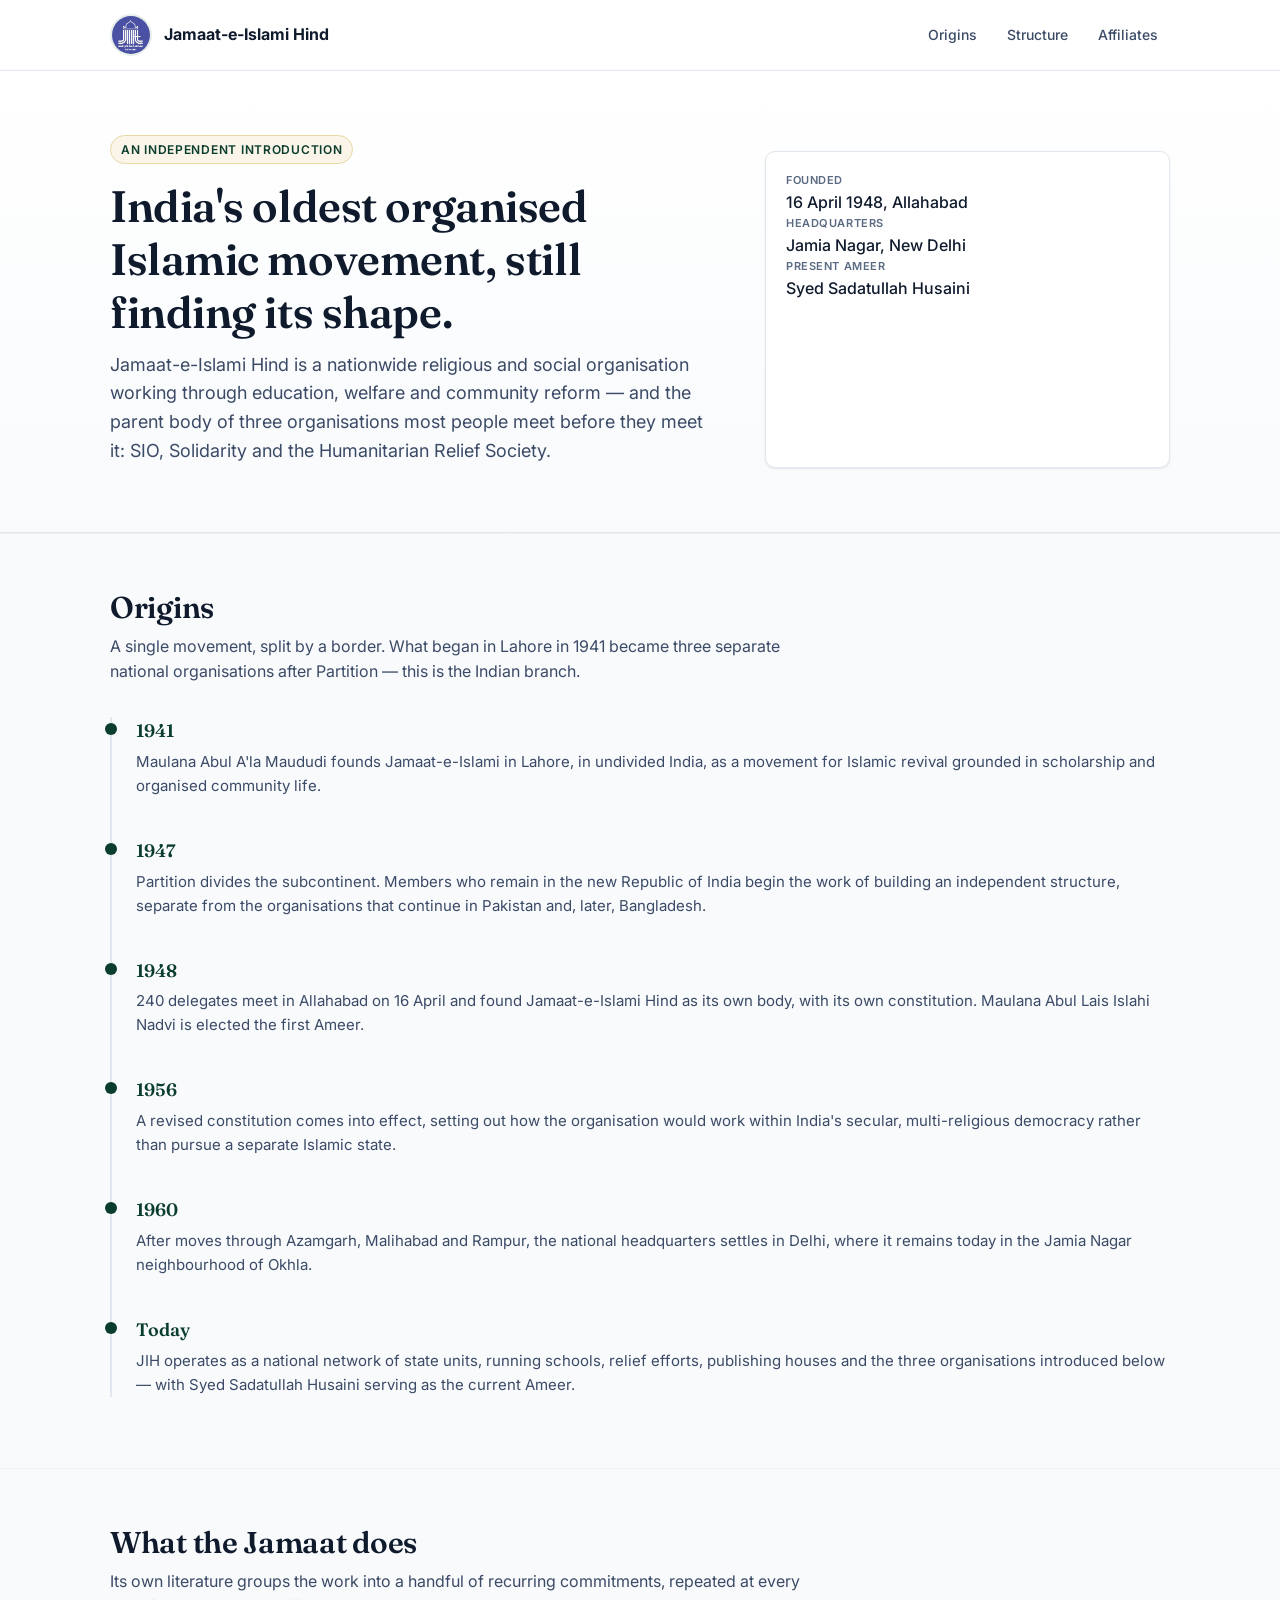
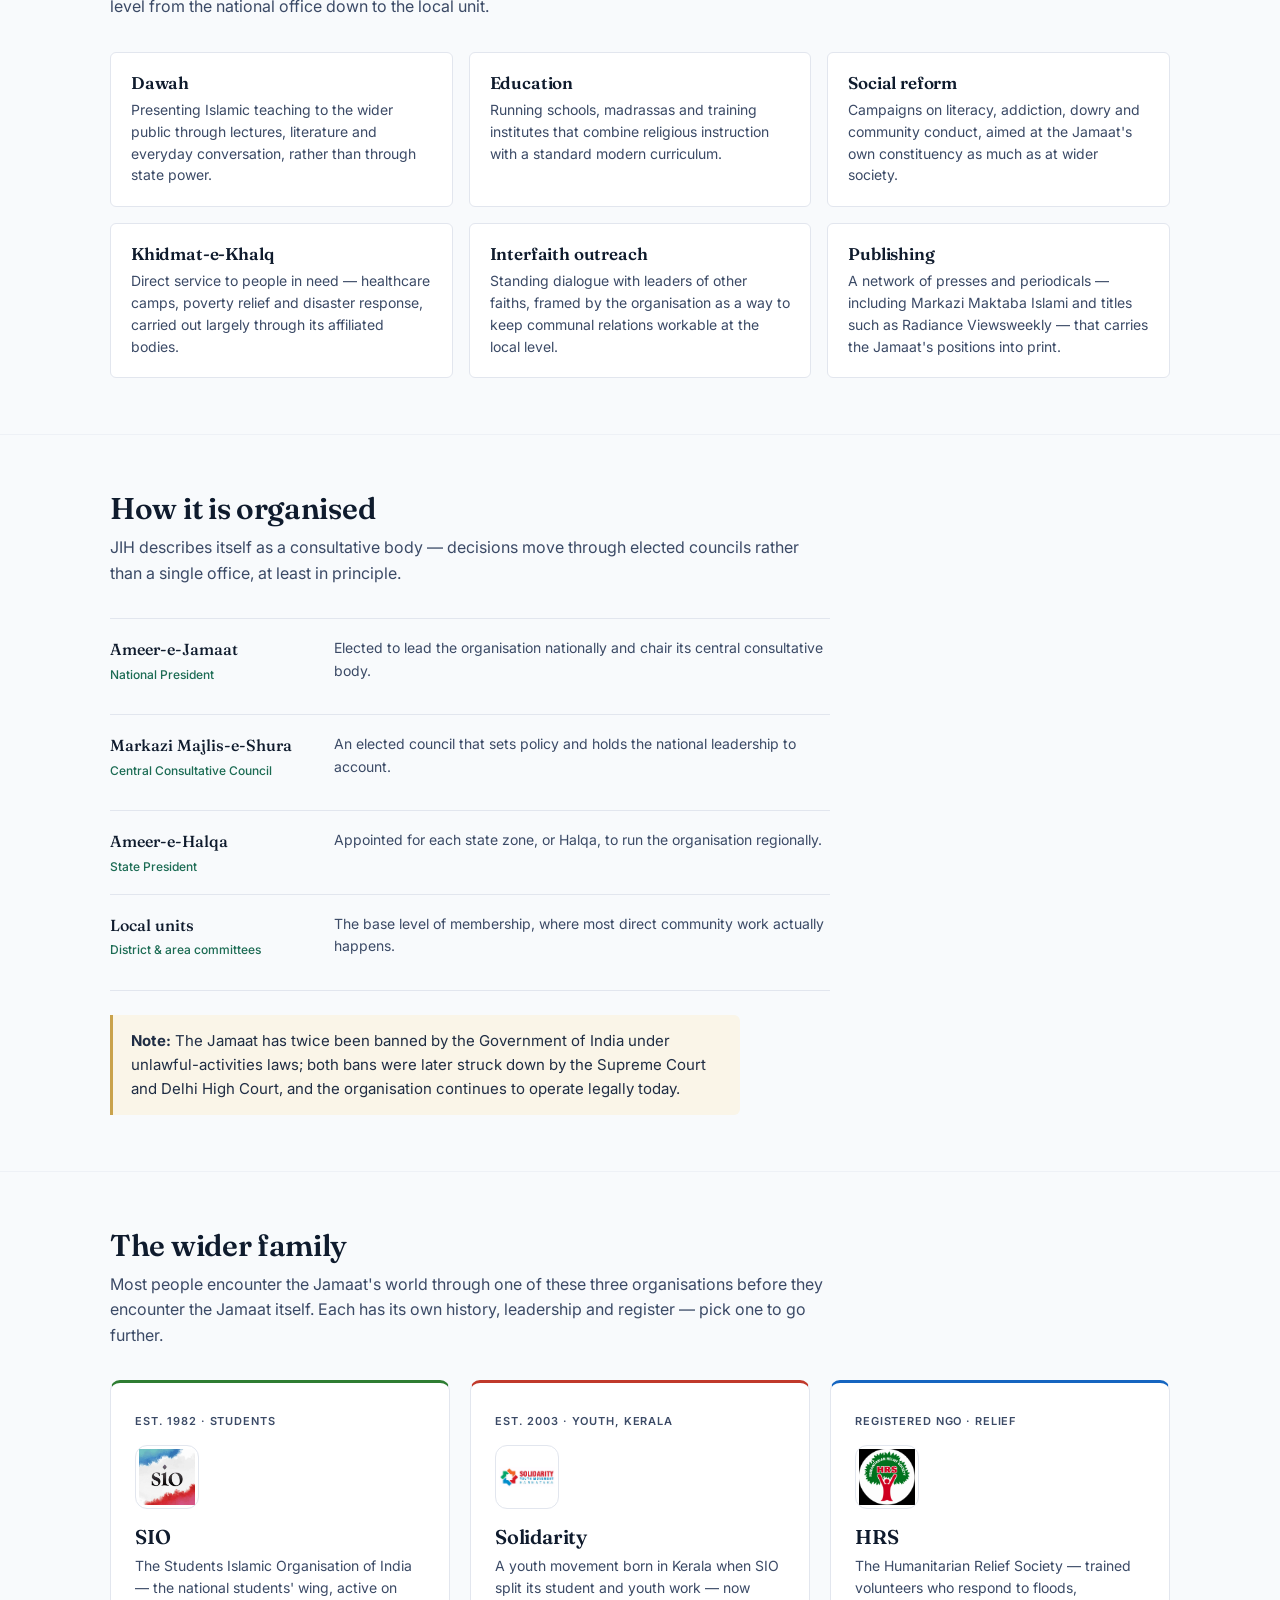
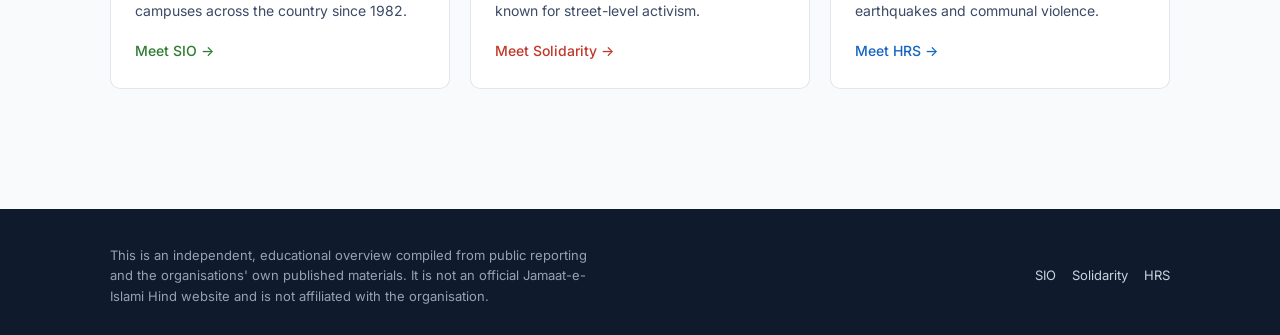
<file: index.html>
<!DOCTYPE html>
<html lang="en">
<head>
<meta charset="UTF-8">
<meta name="viewport" content="width=device-width, initial-scale=1.0">
<title>Jamaat-e-Islami Hind — An Introduction</title>
<meta name="description" content="An independent introduction to Jamaat-e-Islami Hind and its affiliated organisations — SIO, Solidarity, and the Humanitarian Relief Society.">
<link rel="preconnect" href="https://fonts.googleapis.com">
<link rel="preconnect" href="https://fonts.gstatic.com" crossorigin>
<link href="https://fonts.googleapis.com/css2?family=Fraunces:opsz,wght@9..144,400;9..144,500;9..144,600;9..144,700&family=Inter:wght@400;500;600&display=swap" rel="stylesheet">
<link rel="stylesheet" href="styles.css">
</head>
<body>

<header class="site-header">
  <div class="max">
    <a class="brand" href="index.html">
      <img class="site-logo" src="assets/jih.png" alt="JIH Logo" width="42" height="42">
      <div>
        <span class="name"><strong>Jamaat-e-Islami Hind</strong></span>
              </div>
    </a>
    <nav class="top-nav">
      <a href="#origins">Origins</a>
      <a href="#structure">Structure</a>
      <a href="#family">Affiliates</a>
    </nav>
  </div>
</header>

<main>
  <section class="hero">
    <div class="max">
      <div>
        <p class="eyebrow">An independent introduction</p>
        <h1>India's oldest organised Islamic movement, still finding its shape.</h1>
        <p class="dek">Jamaat-e-Islami Hind is a nationwide religious and social organisation working through education, welfare and community reform — and the parent body of three organisations most people meet before they meet it: SIO, Solidarity and the Humanitarian Relief Society.</p>
      </div>
      <dl class="facts">
        <div class="fact">
          <dt>Founded</dt>
          <dd>16 April 1948, Allahabad</dd>
        </div>
        <div class="fact">
          <dt>Headquarters</dt>
          <dd>Jamia Nagar, New Delhi</dd>
        </div>
        <div class="fact">
          <dt>Present Ameer</dt>
          <dd>Syed Sadatullah Husaini</dd>
        </div>
      </dl>
    </div>
  </section>

  <section id="origins">
    <div class="max">
      <div class="section-head">
        <h2>Origins</h2>
        <p>A single movement, split by a border. What began in Lahore in 1941 became three separate national organisations after Partition — this is the Indian branch.</p>
      </div>
      <ol class="timeline">
        <li>
          <span class="yr">1941</span>
          <p>Maulana Abul A'la Maududi founds Jamaat-e-Islami in Lahore, in undivided India, as a movement for Islamic revival grounded in scholarship and organised community life.</p>
        </li>
        <li>
          <span class="yr">1947</span>
          <p>Partition divides the subcontinent. Members who remain in the new Republic of India begin the work of building an independent structure, separate from the organisations that continue in Pakistan and, later, Bangladesh.</p>
        </li>
        <li>
          <span class="yr">1948</span>
          <p>240 delegates meet in Allahabad on 16 April and found Jamaat-e-Islami Hind as its own body, with its own constitution. Maulana Abul Lais Islahi Nadvi is elected the first Ameer.</p>
        </li>
        <li>
          <span class="yr">1956</span>
          <p>A revised constitution comes into effect, setting out how the organisation would work within India's secular, multi-religious democracy rather than pursue a separate Islamic state.</p>
        </li>
        <li>
          <span class="yr">1960</span>
          <p>After moves through Azamgarh, Malihabad and Rampur, the national headquarters settles in Delhi, where it remains today in the Jamia Nagar neighbourhood of Okhla.</p>
        </li>
        <li>
          <span class="yr">Today</span>
          <p>JIH operates as a national network of state units, running schools, relief efforts, publishing houses and the three organisations introduced below — with Syed Sadatullah Husaini serving as the current Ameer.</p>
        </li>
      </ol>
    </div>
  </section>

  <section>
    <div class="max">
      <div class="section-head">
        <h2>What the Jamaat does</h2>
        <p>Its own literature groups the work into a handful of recurring commitments, repeated at every level from the national office down to the local unit.</p>
      </div>
      <div class="grid">
        <div class="card">
          <h3>Dawah</h3>
          <p>Presenting Islamic teaching to the wider public through lectures, literature and everyday conversation, rather than through state power.</p>
        </div>
        <div class="card">
          <h3>Education</h3>
          <p>Running schools, madrassas and training institutes that combine religious instruction with a standard modern curriculum.</p>
        </div>
        <div class="card">
          <h3>Social reform</h3>
          <p>Campaigns on literacy, addiction, dowry and community conduct, aimed at the Jamaat's own constituency as much as at wider society.</p>
        </div>
        <div class="card">
          <h3>Khidmat-e-Khalq</h3>
          <p>Direct service to people in need — healthcare camps, poverty relief and disaster response, carried out largely through its affiliated bodies.</p>
        </div>
        <div class="card">
          <h3>Interfaith outreach</h3>
          <p>Standing dialogue with leaders of other faiths, framed by the organisation as a way to keep communal relations workable at the local level.</p>
        </div>
        <div class="card">
          <h3>Publishing</h3>
          <p>A network of presses and periodicals — including Markazi Maktaba Islami and titles such as Radiance Viewsweekly — that carries the Jamaat's positions into print.</p>
        </div>
      </div>
    </div>
  </section>

  <section id="structure">
    <div class="max">
      <div class="section-head">
        <h2>How it is organised</h2>
        <p>JIH describes itself as a consultative body — decisions move through elected councils rather than a single office, at least in principle.</p>
      </div>
      <div class="structure">
        <div class="level">
          <div class="role">Ameer-e-Jamaat<span>National President</span></div>
          <p>Elected to lead the organisation nationally and chair its central consultative body.</p>
        </div>
        <div class="level">
          <div class="role">Markazi Majlis-e-Shura<span>Central Consultative Council</span></div>
          <p>An elected council that sets policy and holds the national leadership to account.</p>
        </div>
        <div class="level">
          <div class="role">Ameer-e-Halqa<span>State President</span></div>
          <p>Appointed for each state zone, or Halqa, to run the organisation regionally.</p>
        </div>
        <div class="level">
          <div class="role">Local units<span>District &amp; area committees</span></div>
          <p>The base level of membership, where most direct community work actually happens.</p>
        </div>
      </div>
      <div class="note">
        <strong>Note:</strong> The Jamaat has twice been banned by the Government of India under unlawful-activities laws; both bans were later struck down by the Supreme Court and Delhi High Court, and the organisation continues to operate legally today.
      </div>
    </div>
  </section>

  <section id="family">
    <div class="max">
      <div class="section-head">
        <h2>The wider family</h2>
        <p>Most people encounter the Jamaat's world through one of these three organisations before they encounter the Jamaat itself. Each has its own history, leadership and register — pick one to go further.</p>
      </div>
      <div class="org-grid">
        <a class="org-card sio" href="sio.html">
          <span class="tag">Est. 1982 · Students</span>
          <div class="logo-wrap">
            <img src="assets/sio.jpeg" alt="SIO Logo">
          </div>
          <h3>SIO</h3>
          <p>The Students Islamic Organisation of India — the national students' wing, active on campuses across the country since 1982.</p>
          <span class="arrow">Meet SIO →</span>
        </a>
        <a class="org-card solidarity" href="solidarity.html">
          <span class="tag">Est. 2003 · Youth, Kerala</span>
          <div class="logo-wrap">
            <img src="assets/solidarity.jpeg" alt="Solidarity Logo">
          </div>
          <h3>Solidarity</h3>
          <p>A youth movement born in Kerala when SIO split its student and youth work — now known for street-level activism.</p>
          <span class="arrow">Meet Solidarity →</span>
        </a>
        <a class="org-card hrs" href="hrs.html">
          <span class="tag">Registered NGO · Relief</span>
          <div class="logo-wrap">
            <img src="assets/hrs.png" alt="HRS Logo">
          </div>
          <h3>HRS</h3>
          <p>The Humanitarian Relief Society — trained volunteers who respond to floods, earthquakes and communal violence.</p>
          <span class="arrow">Meet HRS →</span>
        </a>
      </div>
    </div>
  </section>
</main>

<footer>
  <div class="max">
    <p>This is an independent, educational overview compiled from public reporting and the organisations' own published materials. It is not an official Jamaat-e-Islami Hind website and is not affiliated with the organisation.</p>
    <div class="links">
      <a href="sio.html">SIO</a>
      <a href="solidarity.html">Solidarity</a>
      <a href="hrs.html">HRS</a>
    </div>
  </div>
</footer>

</body>
</html>
</file>
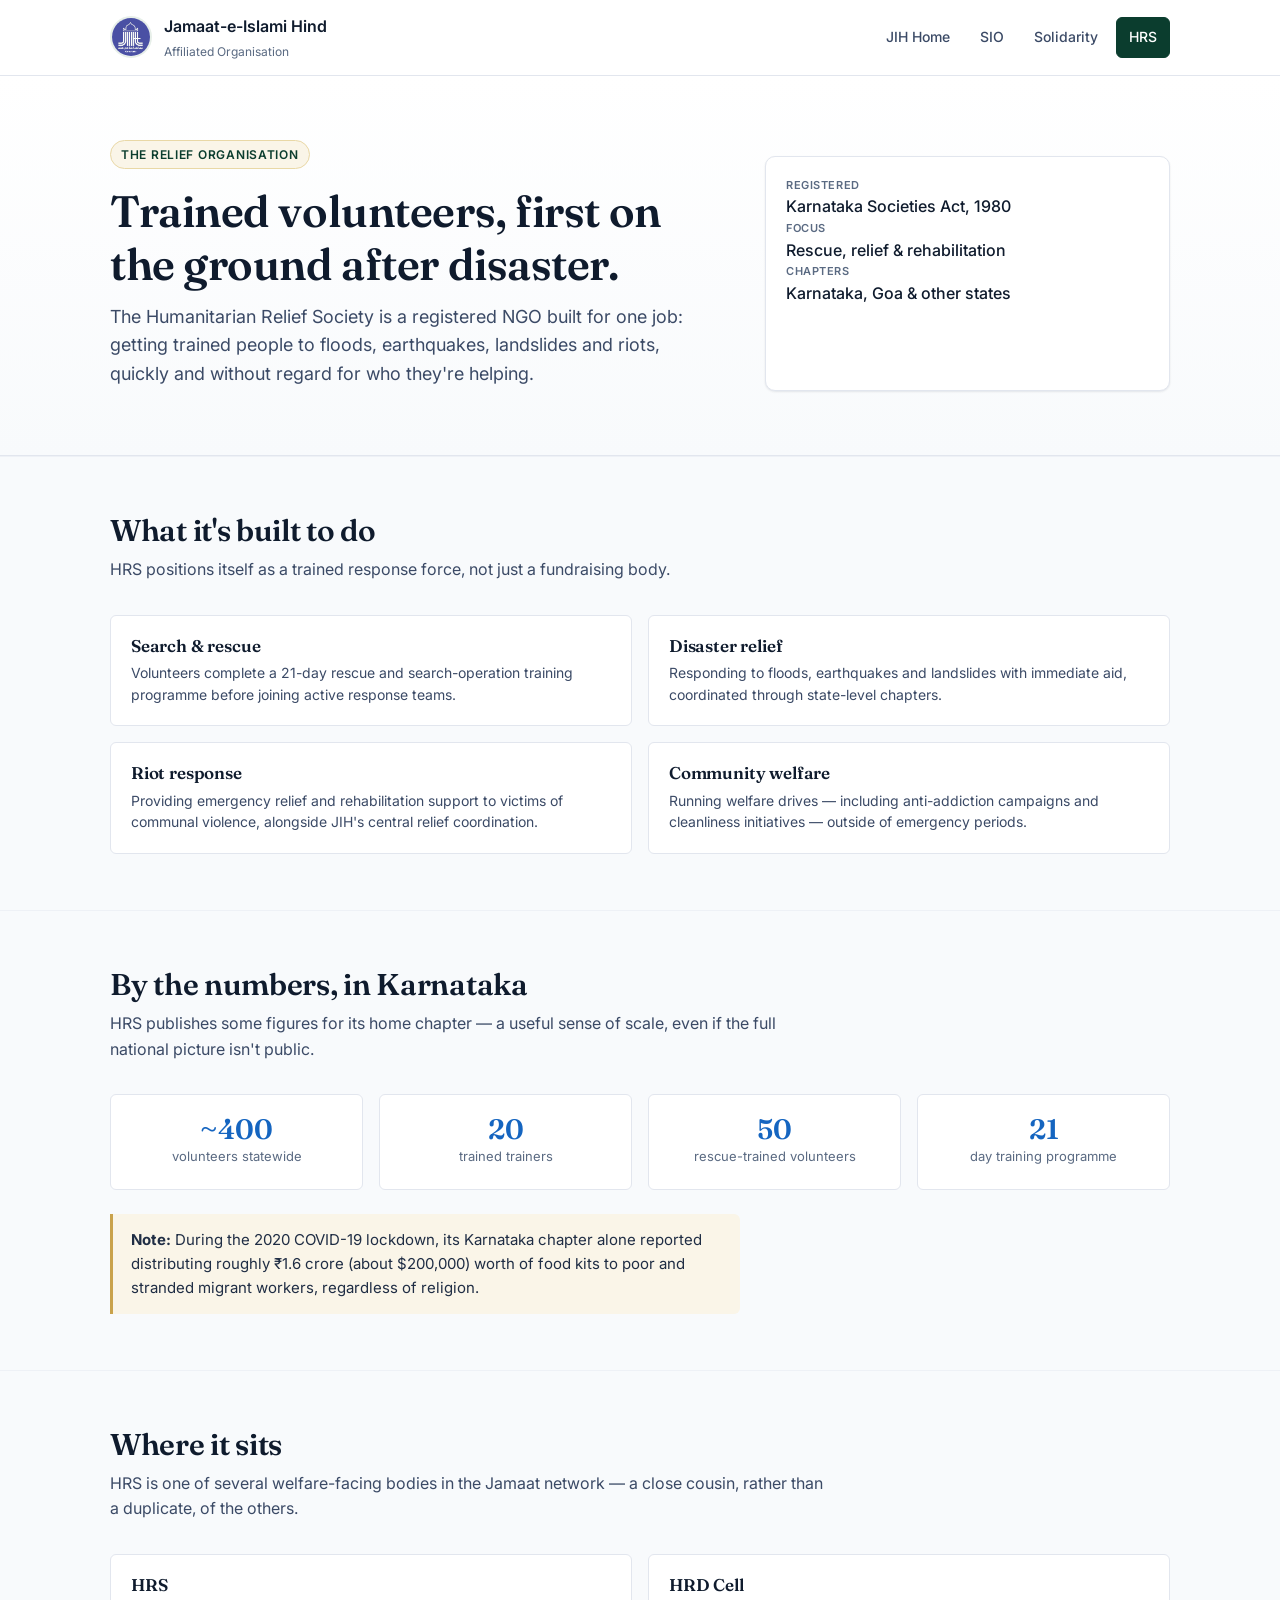
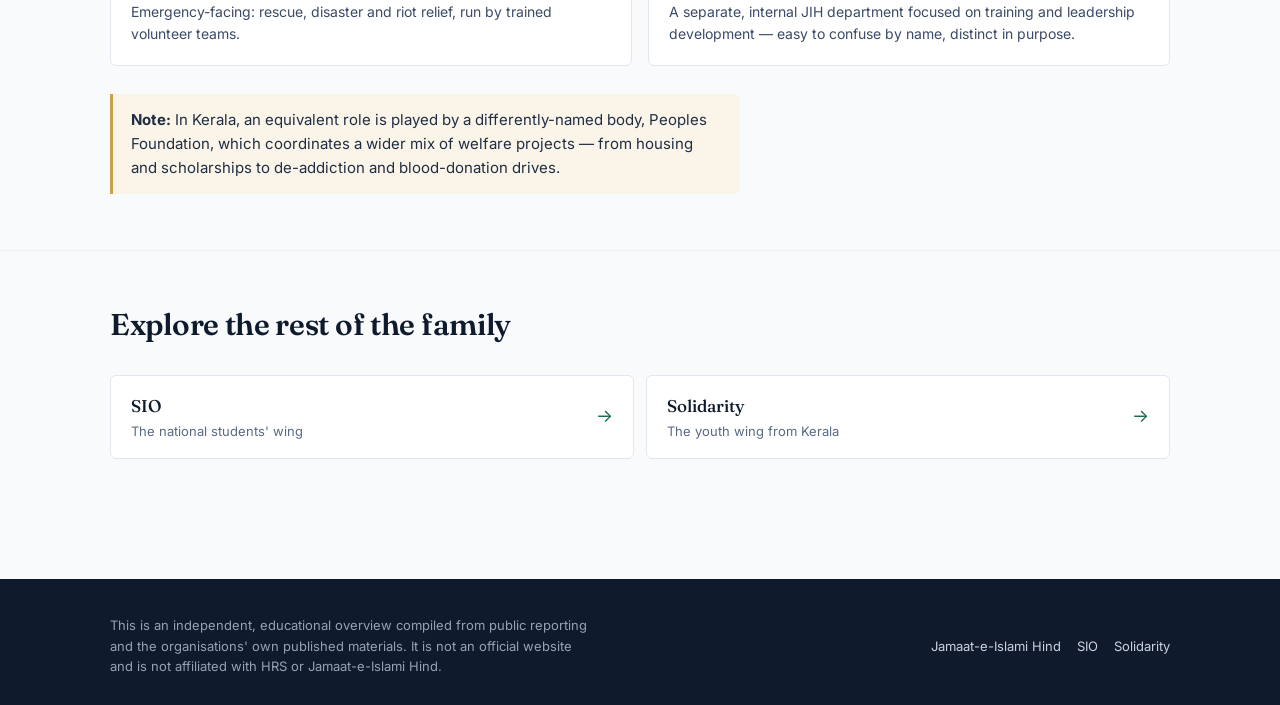
<file: hrs.html>
<!DOCTYPE html>
<html lang="en">
<head>
<meta charset="UTF-8">
<meta name="viewport" content="width=device-width, initial-scale=1.0">
<title>HRS — Humanitarian Relief Society</title>
<meta name="description" content="An introduction to the Humanitarian Relief Society, the disaster-relief organisation affiliated with Jamaat-e-Islami Hind.">
<link rel="preconnect" href="https://fonts.googleapis.com">
<link rel="preconnect" href="https://fonts.gstatic.com" crossorigin>
<link href="https://fonts.googleapis.com/css2?family=Fraunces:opsz,wght@9..144,400;9..144,500;9..144,600;9..144,700&family=Inter:wght@400;500;600&display=swap" rel="stylesheet">
<link rel="stylesheet" href="styles.css">
</head>
<body class="theme-hrs">

<header class="site-header">
  <div class="max">
    <a class="brand" href="index.html">
      <img class="site-logo" src="assets/jih.png" alt="JIH Logo" width="42" height="42">
      <div>
        <span class="name">Jamaat-e-Islami Hind</span>
        <span class="sub">Affiliated Organisation</span>
      </div>
    </a>
    <nav class="top-nav">
      <a href="index.html">JIH Home</a>
      <a href="sio.html">SIO</a>
      <a href="solidarity.html">Solidarity</a>
      <a class="pill" href="hrs.html">HRS</a>
    </nav>
  </div>
</header>

<main>
  <section class="hero">
    <div class="max">
      <div>
        <p class="eyebrow">The relief organisation</p>
        <h1>Trained volunteers, first on the ground after disaster.</h1>
        <p class="dek">The Humanitarian Relief Society is a registered NGO built for one job: getting trained people to floods, earthquakes, landslides and riots, quickly and without regard for who they're helping.</p>
      </div>
      <dl class="facts">
        <div class="fact">
          <dt>Registered</dt>
          <dd>Karnataka Societies Act, 1980</dd>
        </div>
        <div class="fact">
          <dt>Focus</dt>
          <dd>Rescue, relief &amp; rehabilitation</dd>
        </div>
        <div class="fact">
          <dt>Chapters</dt>
          <dd>Karnataka, Goa &amp; other states</dd>
        </div>
      </dl>
    </div>
  </section>

  <section>
    <div class="max">
      <div class="section-head">
        <h2>What it's built to do</h2>
        <p>HRS positions itself as a trained response force, not just a fundraising body.</p>
      </div>
      <div class="grid cols-2">
        <div class="card">
          <h3>Search &amp; rescue</h3>
          <p>Volunteers complete a 21-day rescue and search-operation training programme before joining active response teams.</p>
        </div>
        <div class="card">
          <h3>Disaster relief</h3>
          <p>Responding to floods, earthquakes and landslides with immediate aid, coordinated through state-level chapters.</p>
        </div>
        <div class="card">
          <h3>Riot response</h3>
          <p>Providing emergency relief and rehabilitation support to victims of communal violence, alongside JIH's central relief coordination.</p>
        </div>
        <div class="card">
          <h3>Community welfare</h3>
          <p>Running welfare drives — including anti-addiction campaigns and cleanliness initiatives — outside of emergency periods.</p>
        </div>
      </div>
    </div>
  </section>

  <section>
    <div class="max">
      <div class="section-head">
        <h2>By the numbers, in Karnataka</h2>
        <p>HRS publishes some figures for its home chapter — a useful sense of scale, even if the full national picture isn't public.</p>
      </div>
      <div class="stats">
        <div class="stat">
          <span class="num">~400</span>
          <span class="label">volunteers statewide</span>
        </div>
        <div class="stat">
          <span class="num">20</span>
          <span class="label">trained trainers</span>
        </div>
        <div class="stat">
          <span class="num">50</span>
          <span class="label">rescue-trained volunteers</span>
        </div>
        <div class="stat">
          <span class="num">21</span>
          <span class="label">day training programme</span>
        </div>
      </div>
      <div class="note">
        <strong>Note:</strong> During the 2020 COVID-19 lockdown, its Karnataka chapter alone reported distributing roughly ₹1.6 crore (about $200,000) worth of food kits to poor and stranded migrant workers, regardless of religion.
      </div>
    </div>
  </section>

  <section>
    <div class="max">
      <div class="section-head">
        <h2>Where it sits</h2>
        <p>HRS is one of several welfare-facing bodies in the Jamaat network — a close cousin, rather than a duplicate, of the others.</p>
      </div>
      <div class="grid cols-2">
        <div class="card">
          <h3>HRS</h3>
          <p>Emergency-facing: rescue, disaster and riot relief, run by trained volunteer teams.</p>
        </div>
        <div class="card">
          <h3>HRD Cell</h3>
          <p>A separate, internal JIH department focused on training and leadership development — easy to confuse by name, distinct in purpose.</p>
        </div>
      </div>
      <div class="note" style="margin-top:28px;">
        <strong>Note:</strong> In Kerala, an equivalent role is played by a differently-named body, Peoples Foundation, which coordinates a wider mix of welfare projects — from housing and scholarships to de-addiction and blood-donation drives.
      </div>
    </div>
  </section>

  <section>
    <div class="max">
      <div class="section-head">
        <h2>Explore the rest of the family</h2>
      </div>
      <div class="xlinks">
        <a class="crosslink" href="sio.html">
          <div>
            <div class="name">SIO</div>
            <div class="sub">The national students' wing</div>
          </div>
          <span class="glyph">→</span>
        </a>
        <a class="crosslink" href="solidarity.html">
          <div>
            <div class="name">Solidarity</div>
            <div class="sub">The youth wing from Kerala</div>
          </div>
          <span class="glyph">→</span>
        </a>
      </div>
    </div>
  </section>
</main>

<footer>
  <div class="max">
    <p>This is an independent, educational overview compiled from public reporting and the organisations' own published materials. It is not an official website and is not affiliated with HRS or Jamaat-e-Islami Hind.</p>
    <div class="links">
      <a href="index.html">Jamaat-e-Islami Hind</a>
      <a href="sio.html">SIO</a>
      <a href="solidarity.html">Solidarity</a>
    </div>
  </div>
</footer>

</body>
</html>
</file>
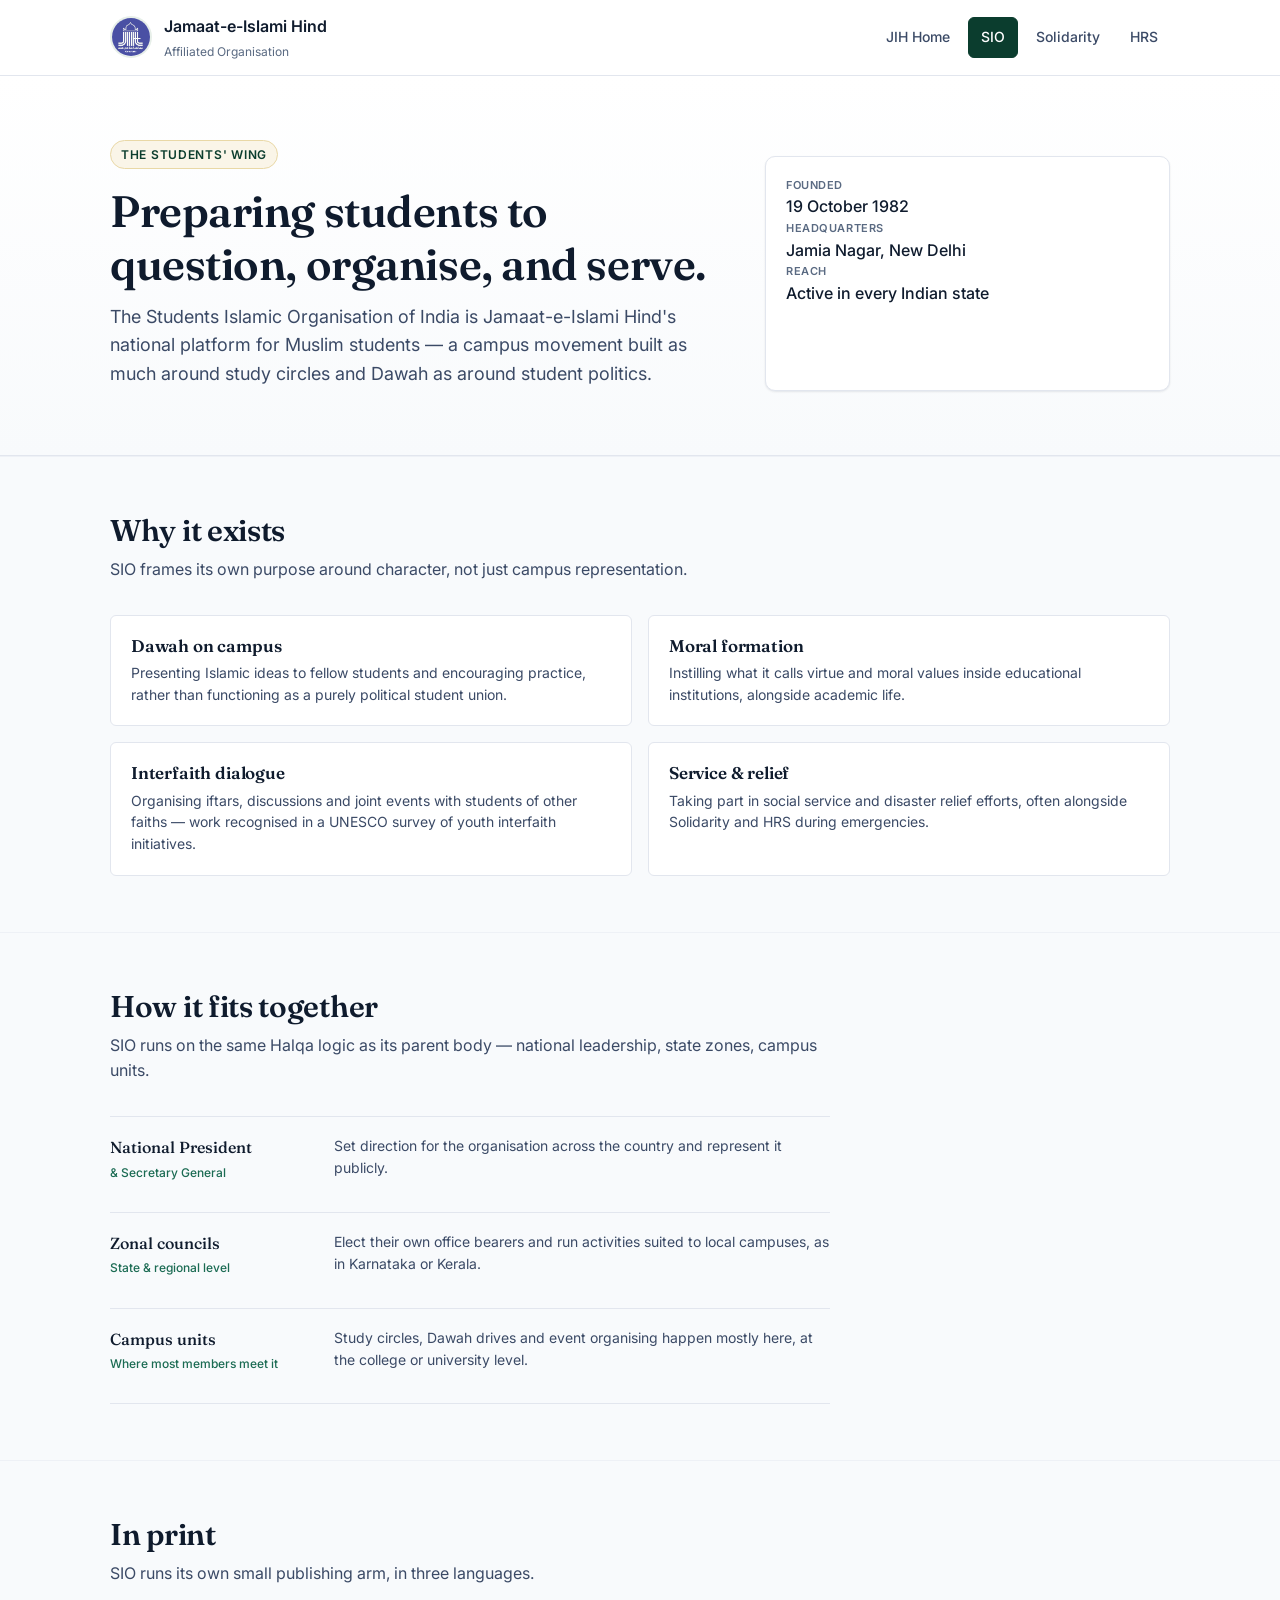
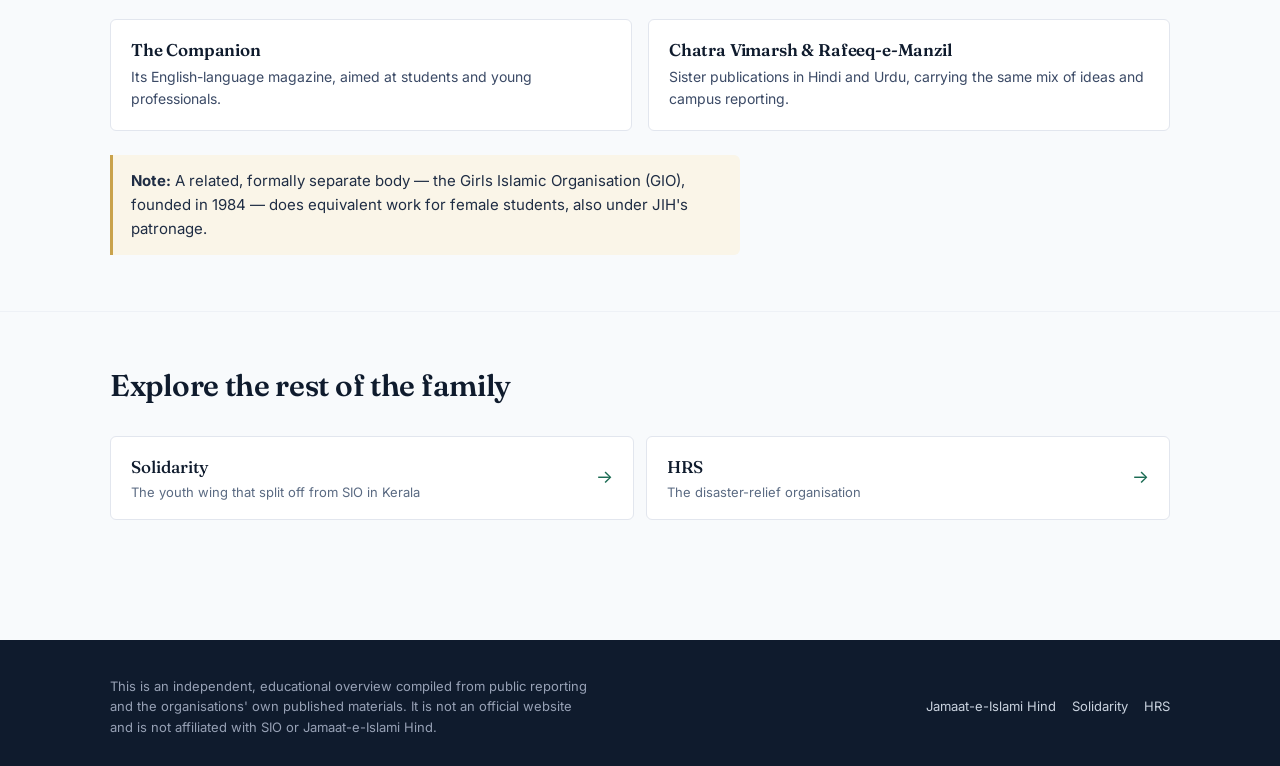
<file: sio.html>
<!DOCTYPE html>
<html lang="en">
<head>
<meta charset="UTF-8">
<meta name="viewport" content="width=device-width, initial-scale=1.0">
<title>SIO — Students Islamic Organisation of India</title>
<meta name="description" content="An introduction to SIO, the national students' wing of Jamaat-e-Islami Hind.">
<link rel="preconnect" href="https://fonts.googleapis.com">
<link rel="preconnect" href="https://fonts.gstatic.com" crossorigin>
<link href="https://fonts.googleapis.com/css2?family=Fraunces:opsz,wght@9..144,400;9..144,500;9..144,600;9..144,700&family=Inter:wght@400;500;600&display=swap" rel="stylesheet">
<link rel="stylesheet" href="styles.css">
</head>
<body class="theme-sio">

<header class="site-header">
  <div class="max">
    <a class="brand" href="index.html">
      <img class="site-logo" src="assets/jih.png" alt="JIH Logo" width="42" height="42">
      <div>
        <span class="name">Jamaat-e-Islami Hind</span>
        <span class="sub">Affiliated Organisation</span>
      </div>
    </a>
    <nav class="top-nav">
      <a href="index.html">JIH Home</a>
      <a class="pill" href="sio.html">SIO</a>
      <a href="solidarity.html">Solidarity</a>
      <a href="hrs.html">HRS</a>
    </nav>
  </div>
</header>

<main>
  <section class="hero">
    <div class="max">
      <div>
        <p class="eyebrow">The students' wing</p>
        <h1>Preparing students to question, organise, and serve.</h1>
        <p class="dek">The Students Islamic Organisation of India is Jamaat-e-Islami Hind's national platform for Muslim students — a campus movement built as much around study circles and Dawah as around student politics.</p>
      </div>
      <dl class="facts">
        <div class="fact">
          <dt>Founded</dt>
          <dd>19 October 1982</dd>
        </div>
        <div class="fact">
          <dt>Headquarters</dt>
          <dd>Jamia Nagar, New Delhi</dd>
        </div>
        <div class="fact">
          <dt>Reach</dt>
          <dd>Active in every Indian state</dd>
        </div>
      </dl>
    </div>
  </section>

  <section>
    <div class="max">
      <div class="section-head">
        <h2>Why it exists</h2>
        <p>SIO frames its own purpose around character, not just campus representation.</p>
      </div>
      <div class="grid cols-2">
        <div class="card">
          <h3>Dawah on campus</h3>
          <p>Presenting Islamic ideas to fellow students and encouraging practice, rather than functioning as a purely political student union.</p>
        </div>
        <div class="card">
          <h3>Moral formation</h3>
          <p>Instilling what it calls virtue and moral values inside educational institutions, alongside academic life.</p>
        </div>
        <div class="card">
          <h3>Interfaith dialogue</h3>
          <p>Organising iftars, discussions and joint events with students of other faiths — work recognised in a UNESCO survey of youth interfaith initiatives.</p>
        </div>
        <div class="card">
          <h3>Service &amp; relief</h3>
          <p>Taking part in social service and disaster relief efforts, often alongside Solidarity and HRS during emergencies.</p>
        </div>
      </div>
    </div>
  </section>

  <section>
    <div class="max">
      <div class="section-head">
        <h2>How it fits together</h2>
        <p>SIO runs on the same Halqa logic as its parent body — national leadership, state zones, campus units.</p>
      </div>
      <div class="structure">
        <div class="level">
          <div class="role">National President<span>&amp; Secretary General</span></div>
          <p>Set direction for the organisation across the country and represent it publicly.</p>
        </div>
        <div class="level">
          <div class="role">Zonal councils<span>State &amp; regional level</span></div>
          <p>Elect their own office bearers and run activities suited to local campuses, as in Karnataka or Kerala.</p>
        </div>
        <div class="level">
          <div class="role">Campus units<span>Where most members meet it</span></div>
          <p>Study circles, Dawah drives and event organising happen mostly here, at the college or university level.</p>
        </div>
      </div>
    </div>
  </section>

  <section>
    <div class="max">
      <div class="section-head">
        <h2>In print</h2>
        <p>SIO runs its own small publishing arm, in three languages.</p>
      </div>
      <div class="grid cols-2">
        <div class="card">
          <h3>The Companion</h3>
          <p>Its English-language magazine, aimed at students and young professionals.</p>
        </div>
        <div class="card">
          <h3>Chatra Vimarsh &amp; Rafeeq-e-Manzil</h3>
          <p>Sister publications in Hindi and Urdu, carrying the same mix of ideas and campus reporting.</p>
        </div>
      </div>
      <div class="note">
        <strong>Note:</strong> A related, formally separate body — the Girls Islamic Organisation (GIO), founded in 1984 — does equivalent work for female students, also under JIH's patronage.
      </div>
    </div>
  </section>

  <section>
    <div class="max">
      <div class="section-head">
        <h2>Explore the rest of the family</h2>
      </div>
      <div class="xlinks">
        <a class="crosslink" href="solidarity.html">
          <div>
            <div class="name">Solidarity</div>
            <div class="sub">The youth wing that split off from SIO in Kerala</div>
          </div>
          <span class="glyph">→</span>
        </a>
        <a class="crosslink" href="hrs.html">
          <div>
            <div class="name">HRS</div>
            <div class="sub">The disaster-relief organisation</div>
          </div>
          <span class="glyph">→</span>
        </a>
      </div>
    </div>
  </section>
</main>

<footer>
  <div class="max">
    <p>This is an independent, educational overview compiled from public reporting and the organisations' own published materials. It is not an official website and is not affiliated with SIO or Jamaat-e-Islami Hind.</p>
    <div class="links">
      <a href="index.html">Jamaat-e-Islami Hind</a>
      <a href="solidarity.html">Solidarity</a>
      <a href="hrs.html">HRS</a>
    </div>
  </div>
</footer>

</body>
</html>
</file>
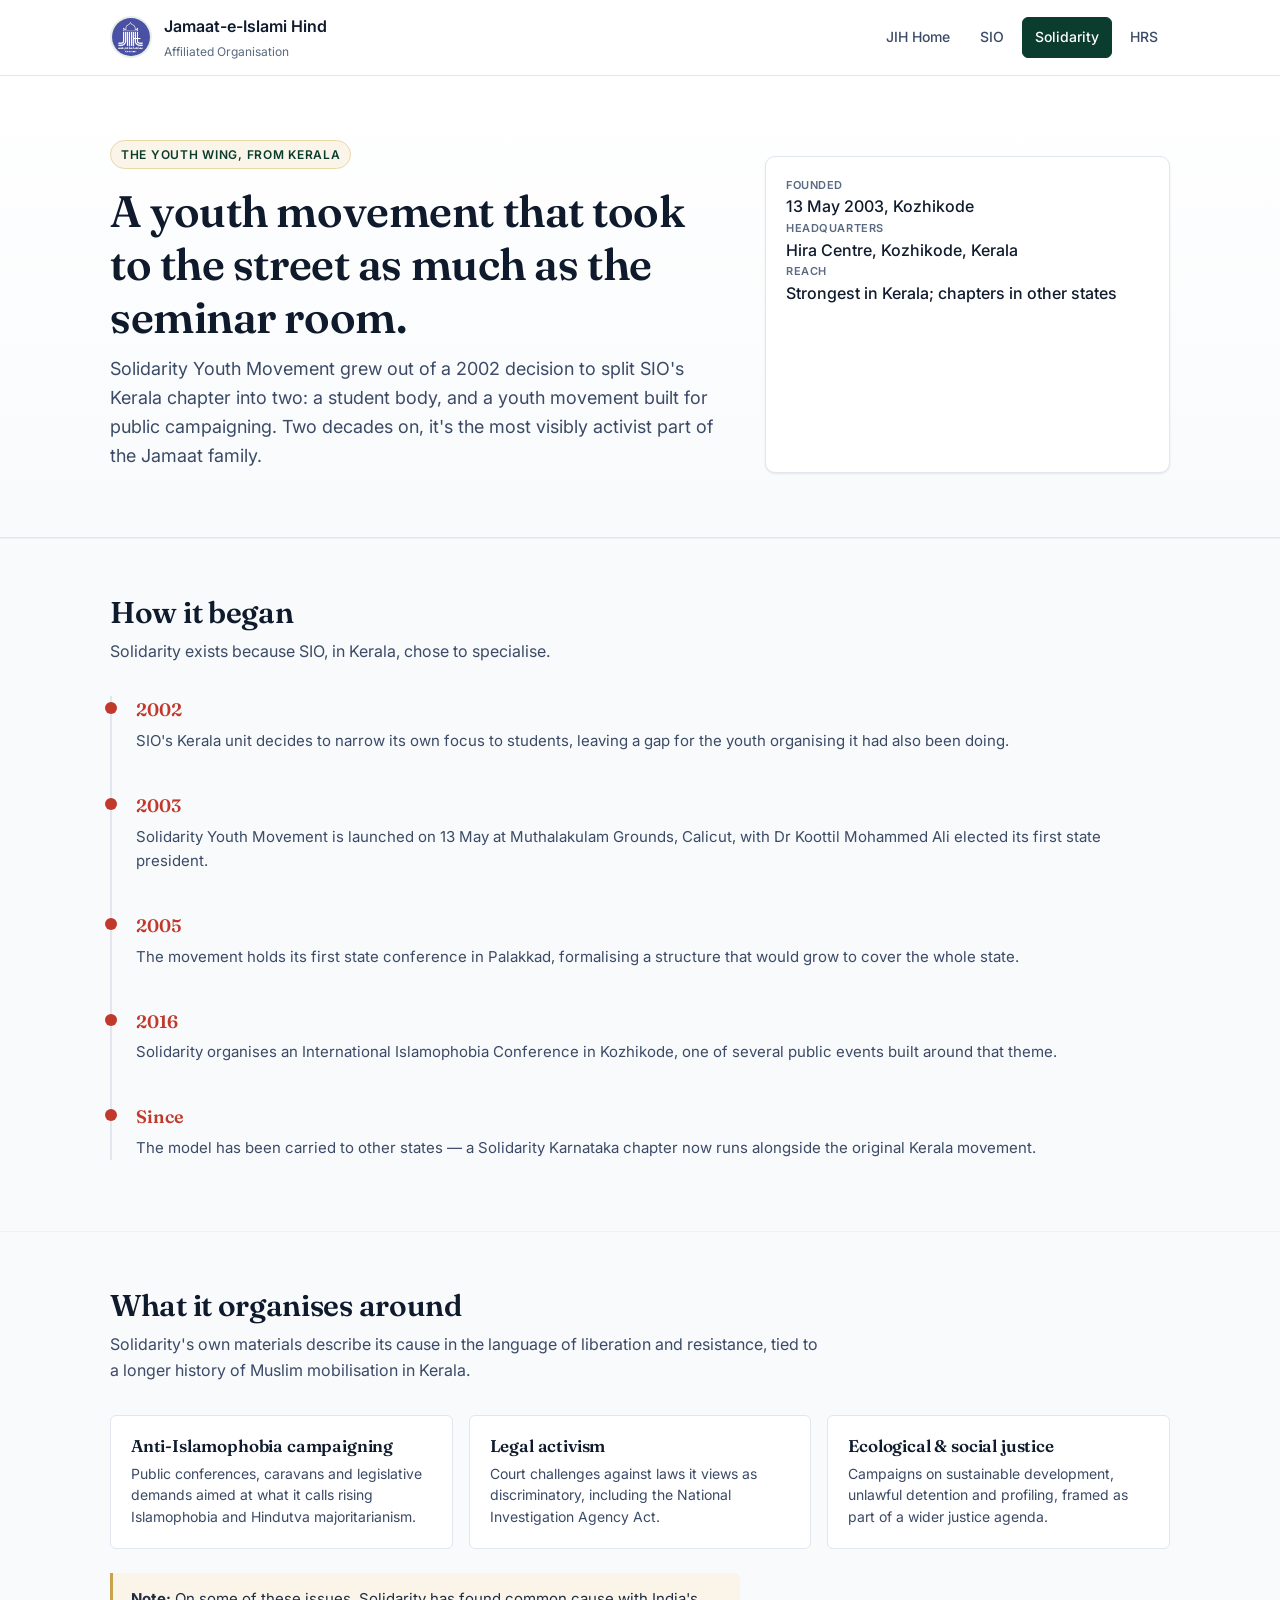
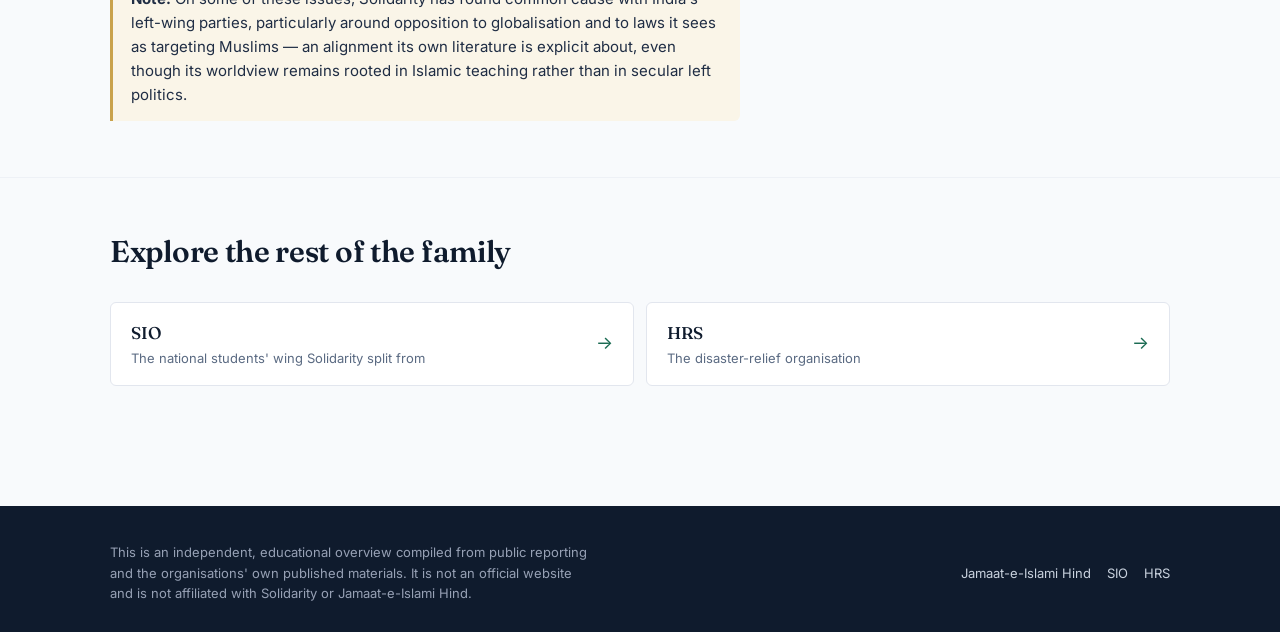
<file: solidarity.html>
<!DOCTYPE html>
<html lang="en">
<head>
<meta charset="UTF-8">
<meta name="viewport" content="width=device-width, initial-scale=1.0">
<title>Solidarity — Solidarity Youth Movement</title>
<meta name="description" content="An introduction to Solidarity Youth Movement, the youth wing of Jamaat-e-Islami Hind that grew out of Kerala.">
<link rel="preconnect" href="https://fonts.googleapis.com">
<link rel="preconnect" href="https://fonts.gstatic.com" crossorigin>
<link href="https://fonts.googleapis.com/css2?family=Fraunces:opsz,wght@9..144,400;9..144,500;9..144,600;9..144,700&family=Inter:wght@400;500;600&display=swap" rel="stylesheet">
<link rel="stylesheet" href="styles.css">
</head>
<body class="theme-solidarity">

<header class="site-header">
  <div class="max">
    <a class="brand" href="index.html">
      <img class="site-logo" src="assets/jih.png" alt="JIH Logo" width="42" height="42">
      <div>
        <span class="name">Jamaat-e-Islami Hind</span>
        <span class="sub">Affiliated Organisation</span>
      </div>
    </a>
    <nav class="top-nav">
      <a href="index.html">JIH Home</a>
      <a href="sio.html">SIO</a>
      <a class="pill" href="solidarity.html">Solidarity</a>
      <a href="hrs.html">HRS</a>
    </nav>
  </div>
</header>

<main>
  <section class="hero">
    <div class="max">
      <div>
        <p class="eyebrow">The youth wing, from Kerala</p>
        <h1>A youth movement that took to the street as much as the seminar room.</h1>
        <p class="dek">Solidarity Youth Movement grew out of a 2002 decision to split SIO's Kerala chapter into two: a student body, and a youth movement built for public campaigning. Two decades on, it's the most visibly activist part of the Jamaat family.</p>
      </div>
      <dl class="facts">
        <div class="fact">
          <dt>Founded</dt>
          <dd>13 May 2003, Kozhikode</dd>
        </div>
        <div class="fact">
          <dt>Headquarters</dt>
          <dd>Hira Centre, Kozhikode, Kerala</dd>
        </div>
        <div class="fact">
          <dt>Reach</dt>
          <dd>Strongest in Kerala; chapters in other states</dd>
        </div>
      </dl>
    </div>
  </section>

  <section>
    <div class="max">
      <div class="section-head">
        <h2>How it began</h2>
        <p>Solidarity exists because SIO, in Kerala, chose to specialise.</p>
      </div>
      <ol class="timeline">
        <li>
          <span class="yr">2002</span>
          <p>SIO's Kerala unit decides to narrow its own focus to students, leaving a gap for the youth organising it had also been doing.</p>
        </li>
        <li>
          <span class="yr">2003</span>
          <p>Solidarity Youth Movement is launched on 13 May at Muthalakulam Grounds, Calicut, with Dr Koottil Mohammed Ali elected its first state president.</p>
        </li>
        <li>
          <span class="yr">2005</span>
          <p>The movement holds its first state conference in Palakkad, formalising a structure that would grow to cover the whole state.</p>
        </li>
        <li>
          <span class="yr">2016</span>
          <p>Solidarity organises an International Islamophobia Conference in Kozhikode, one of several public events built around that theme.</p>
        </li>
        <li>
          <span class="yr">Since</span>
          <p>The model has been carried to other states — a Solidarity Karnataka chapter now runs alongside the original Kerala movement.</p>
        </li>
      </ol>
    </div>
  </section>

  <section>
    <div class="max">
      <div class="section-head">
        <h2>What it organises around</h2>
        <p>Solidarity's own materials describe its cause in the language of liberation and resistance, tied to a longer history of Muslim mobilisation in Kerala.</p>
      </div>
      <div class="grid">
        <div class="card">
          <h3>Anti-Islamophobia campaigning</h3>
          <p>Public conferences, caravans and legislative demands aimed at what it calls rising Islamophobia and Hindutva majoritarianism.</p>
        </div>
        <div class="card">
          <h3>Legal activism</h3>
          <p>Court challenges against laws it views as discriminatory, including the National Investigation Agency Act.</p>
        </div>
        <div class="card">
          <h3>Ecological &amp; social justice</h3>
          <p>Campaigns on sustainable development, unlawful detention and profiling, framed as part of a wider justice agenda.</p>
        </div>
      </div>
      <div class="note">
        <strong>Note:</strong> On some of these issues, Solidarity has found common cause with India's left-wing parties, particularly around opposition to globalisation and to laws it sees as targeting Muslims — an alignment its own literature is explicit about, even though its worldview remains rooted in Islamic teaching rather than in secular left politics.
      </div>
    </div>
  </section>

  <section>
    <div class="max">
      <div class="section-head">
        <h2>Explore the rest of the family</h2>
      </div>
      <div class="xlinks">
        <a class="crosslink" href="sio.html">
          <div>
            <div class="name">SIO</div>
            <div class="sub">The national students' wing Solidarity split from</div>
          </div>
          <span class="glyph">→</span>
        </a>
        <a class="crosslink" href="hrs.html">
          <div>
            <div class="name">HRS</div>
            <div class="sub">The disaster-relief organisation</div>
          </div>
          <span class="glyph">→</span>
        </a>
      </div>
    </div>
  </section>
</main>

<footer>
  <div class="max">
    <p>This is an independent, educational overview compiled from public reporting and the organisations' own published materials. It is not an official website and is not affiliated with Solidarity or Jamaat-e-Islami Hind.</p>
    <div class="links">
      <a href="index.html">Jamaat-e-Islami Hind</a>
      <a href="sio.html">SIO</a>
      <a href="hrs.html">HRS</a>
    </div>
  </div>
</footer>

</body>
</html>
</file>
<file: styles.css>
/* ===========================================================
   PROFESSIONAL DESIGN — Jamaat-e-Islami Hind family
   Color palettes derived from each organisation's logo
   =========================================================== */

/* ---------------------------------------------------------------
   Design tokens
   --------------------------------------------------------------- */
:root {
  /* Core neutrals*/
  --ink: #0F1B2D;
  --ink-2: #1F2D44;
  --ink-3: #3B4A66;
  --muted: #5A6A82;
  --muted-2: #8A95A8;
  --line: #E2E6EE;
  --line-2: #EEF1F6;
  --bg: #F8FAFC;
  --bg-2: #FFFFFF;
  --bg-3: #F1F4F9;

  /*Brand colour for the parent site (JIH-style deep teal + warm gold)*/
  --brand-1: #0B3D2E;        /* deep green, inspired by JIH Karnataka logo */
  --brand-2: #1B6B53;        /* mid green */
  --brand-3: #C9A24B;        /* warm gold accent from JIH logo */
  --brand-soft: #E7EFE9;
  --brand-soft-2: #FAF5E8;

  /*Per-org accents used on org cards & nav highlights*/
  --org-jih: #0B3D2E;
  --org-sio: #2E7D32;          /* SIO leaf green */
  --org-solidarity: #C0392B;   /* Solidarity red */
  --org-hrs: #1565C0;          /* HRS blue */

  /*Type*/
  --serif: "Fraunces", "Iowan Old Style", "Georgia", serif;
  --sans:  "Inter", "Helvetica Neue", "Segoe UI", system-ui, sans-serif;

  /*Layout*/
  --max: 1100px;
  --radius: 6px;
  --radius-lg: 10px;
  --shadow: 0 1px 2px rgba(15,27,45,.06), 0 1px 3px rgba(15,27,45,.04);
  --shadow-lift: 0 10px 30px -10px rgba(15,27,45,.18), 0 4px 8px -4px rgba(15,27,45,.08);
}

/*Per-page theme accents – subtle, applied through class on <body>*/
body.theme-sio        { --org-current: var(--org-sio); }
body.theme-solidarity { --org-current: var(--org-solidarity); }
body.theme-hrs        { --org-current: var(--org-hrs); }
body.theme-jih        { --org-current: var(--org-jih); }

/* ---------------------------------------------------------------
   Reset + base
   --------------------------------------------------------------- */
*, *::before, *::after { box-sizing: border-box; }
html, body { margin: 0; padding: 0; }
body {
  font-family: var(--sans);
  font-size: 16px;
  line-height: 1.6;
  color: var(--ink);
  background: var(--bg);
  -webkit-font-smoothing: antialiased;
  -moz-osx-font-smoothing: grayscale;
}
img, svg { max-width: 100%; display: block; }
a { color: var(--brand-2); text-decoration: none; }
a:hover { color: var(--brand-1); text-decoration: underline; }
h1, h2, h3, h4 {
  font-family: var(--serif);
  color: var(--ink);
  margin: 0;
  line-height: 1.2;
  letter-spacing: -0.01em;
  font-weight: 600;
}
p { margin: 0 0 1em; }
hr { border: 0; border-top: 1px solid var(--line); margin: 0; }

.max { max-width: var(--max); margin: 0 auto; padding: 0 20px; }
.muted { color: var(--muted); }

/* ---------------------------------------------------------------
   Header / top navigation
   --------------------------------------------------------------- */
.site-header {
  position: sticky; top: 0; z-index: 50;
  background: var(--bg-2);
  border-bottom: 1px solid var(--line);
}
.site-header .max {
  display: flex; align-items: center; justify-content: space-between;
  padding: 14px 20px; gap: 24px;
}
.brand {
  display: flex; align-items: center; gap: 12px;
  color: var(--ink); text-decoration: none; font-weight: 600;
}
.brand .logo,
.brand .site-logo {
  width: 42px; height: 42px;
  border-radius: 50%;
  object-fit: cover;
  border: 2px solid var(--brand-soft);
  background: #fff;
  flex-shrink: 0;
}
.brand .name { font-size: 16px; line-height: 1.2; }
.brand .sub  { font-size: 12px; color: var(--muted); font-weight: 400; display: block; margin-top: 2px; }

.top-nav { display: flex; gap: 6px; align-items: center; }
.top-nav a {
  color: var(--ink-3); font-size: 14px; font-weight: 500;
  padding: 8px 12px; border-radius: var(--radius);
  text-decoration: none;
}
.top-nav a:hover { background: var(--bg-3); color: var(--ink); }
.top-nav a.active { background: var(--brand-1); color: #fff; }
.top-nav a.active:hover { background: var(--brand-1); color: #fff; }
.top-nav .pill {
  background: var(--brand-1);
  color: #fff;
  border: 1px solid var(--brand-1);
}

/* ---------------------------------------------------------------
   Page hero
   --------------------------------------------------------------- */
.hero {
  background:
    linear-gradient(180deg, var(--bg-2) 0%, var(--bg) 100%);
  border-bottom: 1px solid var(--line);
  padding: 64px 0 48px;
}
.hero .max { display: grid; grid-template-columns: 1.5fr 1fr; gap: 48px; }
.hero .eyebrow {
  display: inline-block; padding: 4px 10px;
  background: var(--brand-soft-2);
  color: var(--brand-1);
  font-size: 12px; font-weight: 600; letter-spacing: 0.06em; text-transform: uppercase;
  border-radius: 999px; margin-bottom: 16px;
  border: 1px solid #E9D8A6;
}
.hero h1 { font-size: clamp(28px, 3.5vw, 44px); margin-bottom: 12px; }
.hero .dek { font-size: 18px; color: var(--ink-3); max-width: 60ch; }

.hero .facts {
  background: var(--bg-2);
  border: 1px solid var(--line);
  border-radius: var(--radius-lg);
  padding: 20px;
  box-shadow: var(--shadow);
}
.hero .facts dl { margin: 0; display: grid; gap: 14px; }
.hero .facts dt {
  font-size: 11px; color: var(--muted); text-transform: uppercase;
  letter-spacing: 0.05em; font-weight: 600;
}
.hero .facts dd { margin: 0; font-size: 16px; color: var(--ink); font-weight: 500; }

/* ---------------------------------------------------------------
   Section pattern
   --------------------------------------------------------------- */
section { padding: 56px 0; }
section + section { border-top: 1px solid var(--line-2); }
.section-head { margin-bottom: 32px; max-width: 720px; }
.section-head h2 { font-size: clamp(22px, 2.4vw, 30px); margin-bottom: 8px; }
.section-head p  { color: var(--ink-3); font-size: 16px; }

/* ---------------------------------------------------------------
   Timeline
   --------------------------------------------------------------- */
.timeline {
  list-style: none; margin: 0; padding: 0;
  border-left: 2px solid var(--line);
}
.timeline li {
  position: relative; padding: 0 0 24px 24px;
}
.timeline li::before {
  content: ""; position: absolute; left: -7px; top: 6px;
  width: 12px; height: 12px; border-radius: 50%;
  background: var(--org-current, var(--brand-1));
}
.timeline .yr {
  font-family: var(--serif); font-size: 18px; color: var(--org-current, var(--brand-1));
  font-weight: 600; display: block; margin-bottom: 4px;
}
.timeline p { color: var(--ink-3); font-size: 15px; line-height: 1.6; }
.timeline li:last-child { padding-bottom: 0; }

/* ---------------------------------------------------------------
   Generic grid
   --------------------------------------------------------------- */
.grid {
  display: grid; gap: 16px;
  grid-template-columns: repeat(3, 1fr);
}
.card {
  background: var(--bg-2);
  border: 1px solid var(--line);
  border-radius: var(--radius);
  padding: 20px;
}
.card h3 { font-size: 17px; margin-bottom: 6px; color: var(--ink); }
.card p  { font-size: 14px; color: var(--ink-3); margin: 0; line-height: 1.55; }
.cols-2 { grid-template-columns: repeat(2, 1fr); }

/* ---------------------------------------------------------------
   Structure / hierarchy
   --------------------------------------------------------------- */
.structure { display: flex; flex-direction: column; gap: 0; max-width: 720px; }
.structure .level {
  display: grid; grid-template-columns: 200px 1fr; gap: 24px;
  padding: 18px 0; border-top: 1px solid var(--line);
}
.structure .level:last-child { border-bottom: 1px solid var(--line); }
.structure .role { font-family: var(--serif); font-size: 16px; color: var(--ink); font-weight: 500; }
.structure .role span { display: block; font-family: var(--sans); font-size: 12px; color: var(--brand-2); font-weight: 500; margin-top: 2px; }
.structure p { font-size: 14px; color: var(--ink-3); }

/* ---------------------------------------------------------------
   Stats row
   --------------------------------------------------------------- */
.stats {
  display: grid; gap: 16px;
  grid-template-columns: repeat(4, 1fr);
}
.stat {
  background: var(--bg-2);
  border: 1px solid var(--line);
  border-radius: var(--radius);
  padding: 20px;
  text-align: center;
}
.stat .num {
  font-family: var(--serif); font-size: 28px; color: var(--org-current, var(--brand-1));
  font-weight: 600; display: block; line-height: 1;
}
.stat .label { font-size: 13px; color: var(--muted); margin-top: 6px; }

/* ---------------------------------------------------------------
   Note / callout
   --------------------------------------------------------------- */
.note {
  background: var(--brand-soft-2);
  border-left: 3px solid var(--brand-3);
  padding: 14px 18px;
  border-radius: 0 var(--radius) var(--radius) 0;
  color: var(--ink-2);
  font-size: 15px;
  margin-top: 24px;
  max-width: 70ch;
}

/* ---------------------------------------------------------------
   Affiliated organisations grid
   --------------------------------------------------------------- */
.org-grid { display: grid; gap: 20px; grid-template-columns: repeat(3, 1fr); }
.org-card {
  display: block; color: var(--ink);
  background: var(--bg-2);
  border: 1px solid var(--line);
  border-radius: var(--radius-lg);
  padding: 24px;
  text-decoration: none;
  transition: transform .15s ease, box-shadow .15s ease, border-color .15s ease;
  position: relative;
}
.org-card .tag {
  font-size: 11px; font-weight: 600;
  text-transform: uppercase; letter-spacing: 0.08em;
  color: var(--ink-3);
}
.org-card .logo-wrap {
  width: 64px; height: 64px;
  border-radius: 12px;
  display: grid; place-items: center;
  background: #fff;
  border: 1px solid var(--line);
  margin: 12px 0 16px;
  overflow: hidden;
}
.org-card .logo-wrap img { max-width: 56px; max-height: 56px; object-fit: contain; }
.org-card h3 { font-size: 20px; margin-bottom: 6px; }
.org-card p  { font-size: 14px; color: var(--ink-3); margin-bottom: 16px; }
.org-card .arrow {
  display: inline-flex; align-items: center; gap: 6px;
  color: var(--brand-2); font-weight: 500; font-size: 14px;
}
.org-card:hover { transform: translateY(-2px); box-shadow: var(--shadow-lift); border-color: var(--org-current, var(--brand-1)); text-decoration: none; }

.org-card.sio        { border-top: 3px solid var(--org-sio); }
.org-card.sio .arrow  { color: var(--org-sio); }
.org-card.solidarity { border-top: 3px solid var(--org-solidarity); }
.org-card.solidarity .arrow { color: var(--org-solidarity); }
.org-card.hrs        { border-top: 3px solid var(--org-hrs); }
.org-card.hrs .arrow  { color: var(--org-hrs); }

/* ---------------------------------------------------------------
   Cross-link
   --------------------------------------------------------------- */
.crosslink {
  display: flex; justify-content: space-between; align-items: center; gap: 16px;
  padding: 16px 20px;
  background: var(--bg-2);
  border: 1px solid var(--line);
  border-radius: var(--radius);
  text-decoration: none; color: var(--ink);
  transition: border-color .15s ease, background .15s ease;
}
.crosslink:hover { border-color: var(--brand-1); background: var(--brand-soft); text-decoration: none; }
.crosslink .name { font-family: var(--serif); font-size: 17px; font-weight: 500; }
.crosslink .sub  { font-size: 13px; color: var(--muted); margin-top: 2px; }
.crosslink .glyph { font-size: 18px; color: var(--brand-2); }

.xlinks { display: grid; gap: 12px; grid-template-columns: 1fr 1fr; }

/* ---------------------------------------------------------------
   Footer
   --------------------------------------------------------------- */
footer {
  background: var(--ink);
  color: #C9D2DE;
  padding: 36px 0 28px;
  margin-top: 64px;
}
footer .max { display: grid; gap: 16px; align-items: center; grid-template-columns: 1fr auto; }
footer p { color: #97A1B5; font-size: 13px; max-width: 60ch; margin: 0; }
footer .links { display: flex; gap: 16px; }
footer .links a { color: #C9D2DE; font-size: 13px; }

/* ---------------------------------------------------------------
   Responsive
   --------------------------------------------------------------- */
@media (max-width: 900px) {
  .hero .max { grid-template-columns: 1fr; gap: 32px; }
  .hero { padding: 40px 0 32px; }
  .grid, .org-grid, .xlinks { grid-template-columns: 1fr 1fr; }
  .stats { grid-template-columns: 1fr 1fr; }
  .structure .level { grid-template-columns: 1fr; gap: 4px; }
}
@media (max-width: 640px) {
  .site-header .max { flex-direction: column; align-items: flex-start; gap: 10px; }
  .top-nav { flex-wrap: wrap; }
  .grid, .org-grid, .xlinks, .stats { grid-template-columns: 1fr; }
  section { padding: 40px 0; }
  .hero { padding: 32px 0 24px; }
  .hero h1 { font-size: 26px; }
  footer .max { grid-template-columns: 1fr; }
}
</file>
